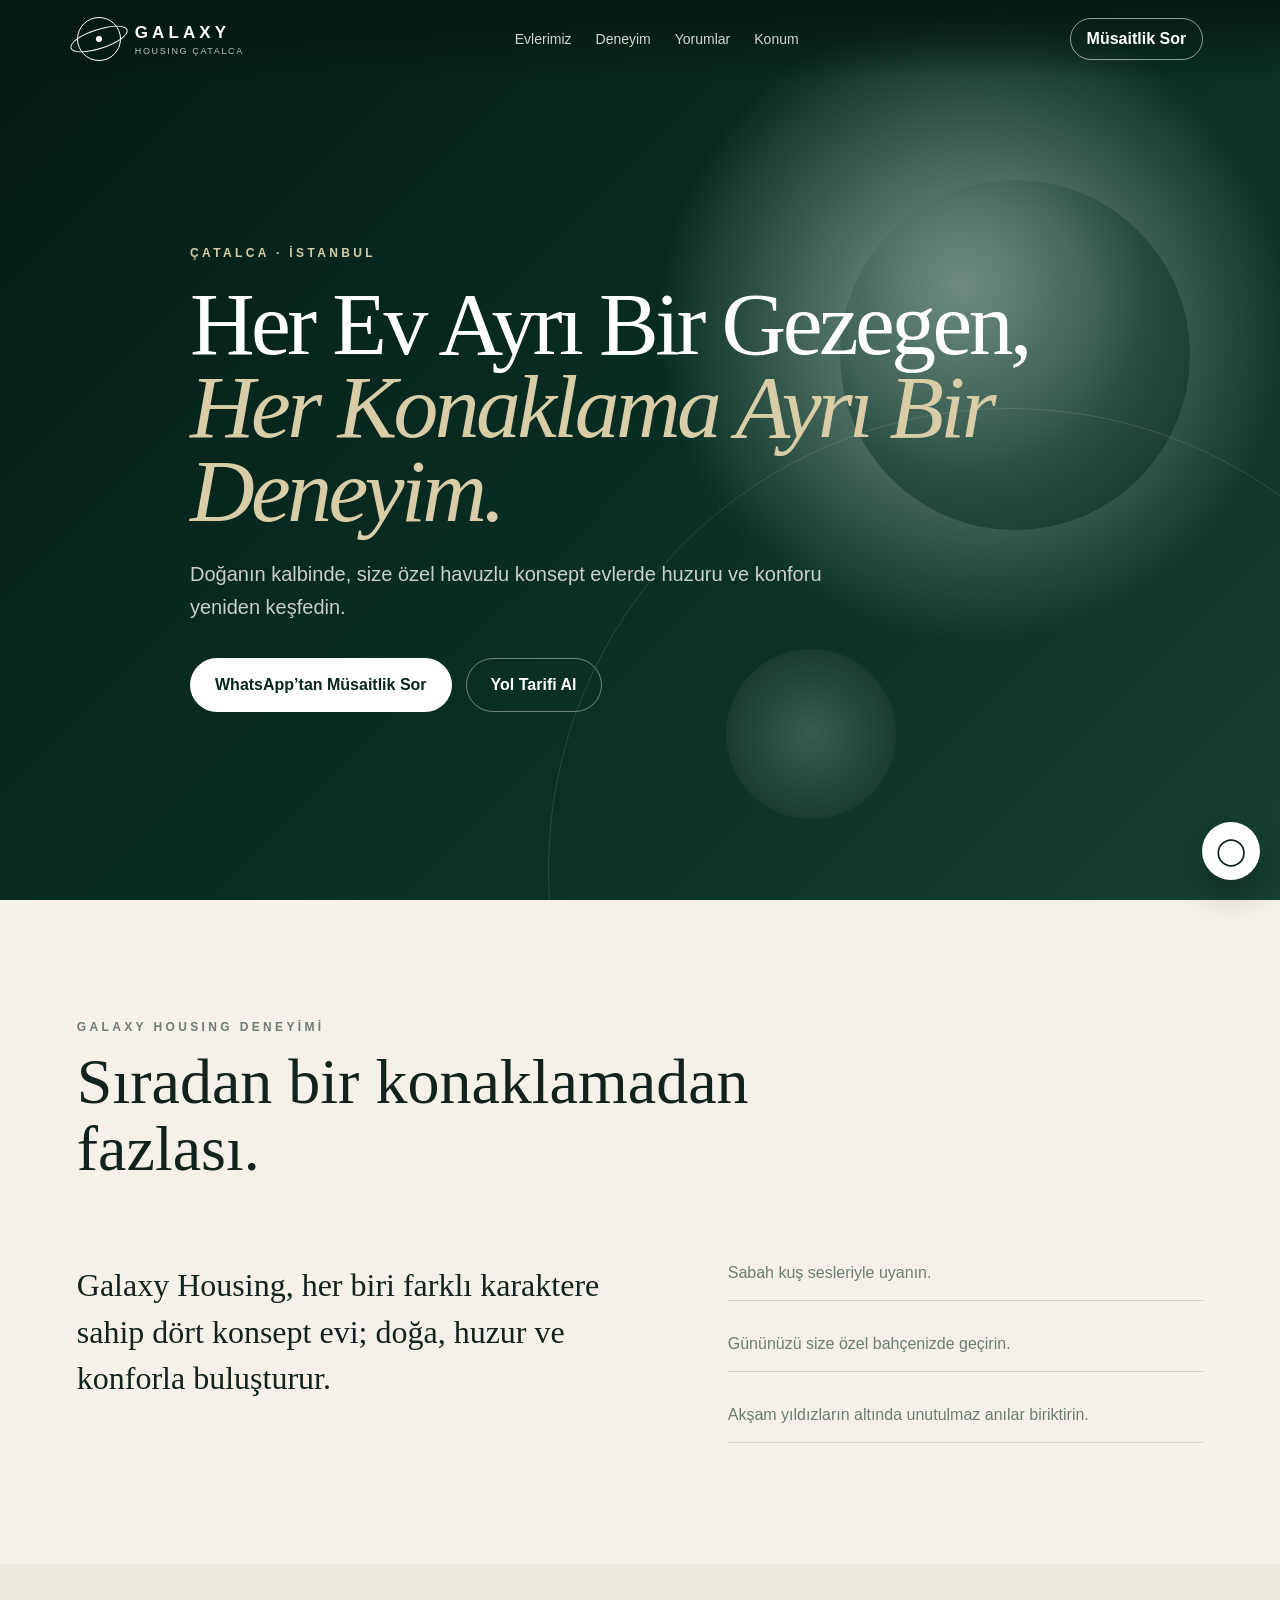
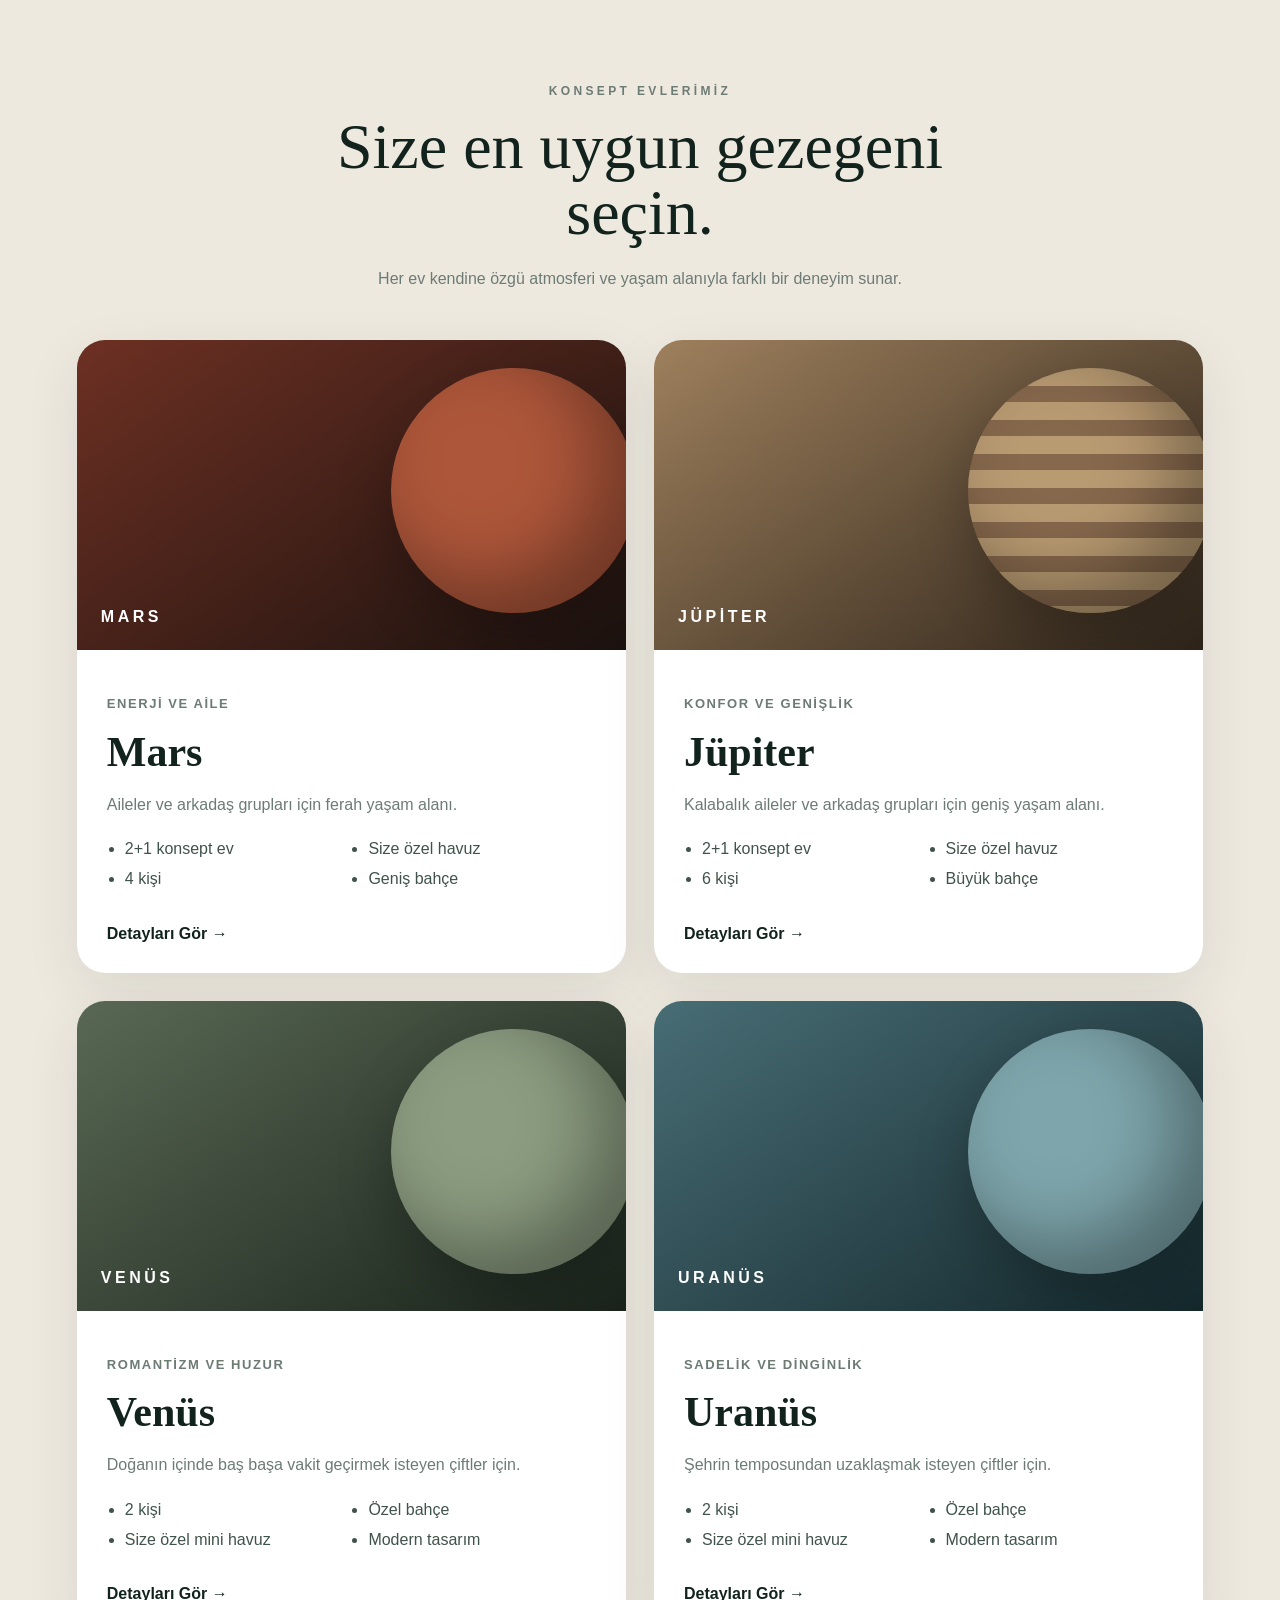
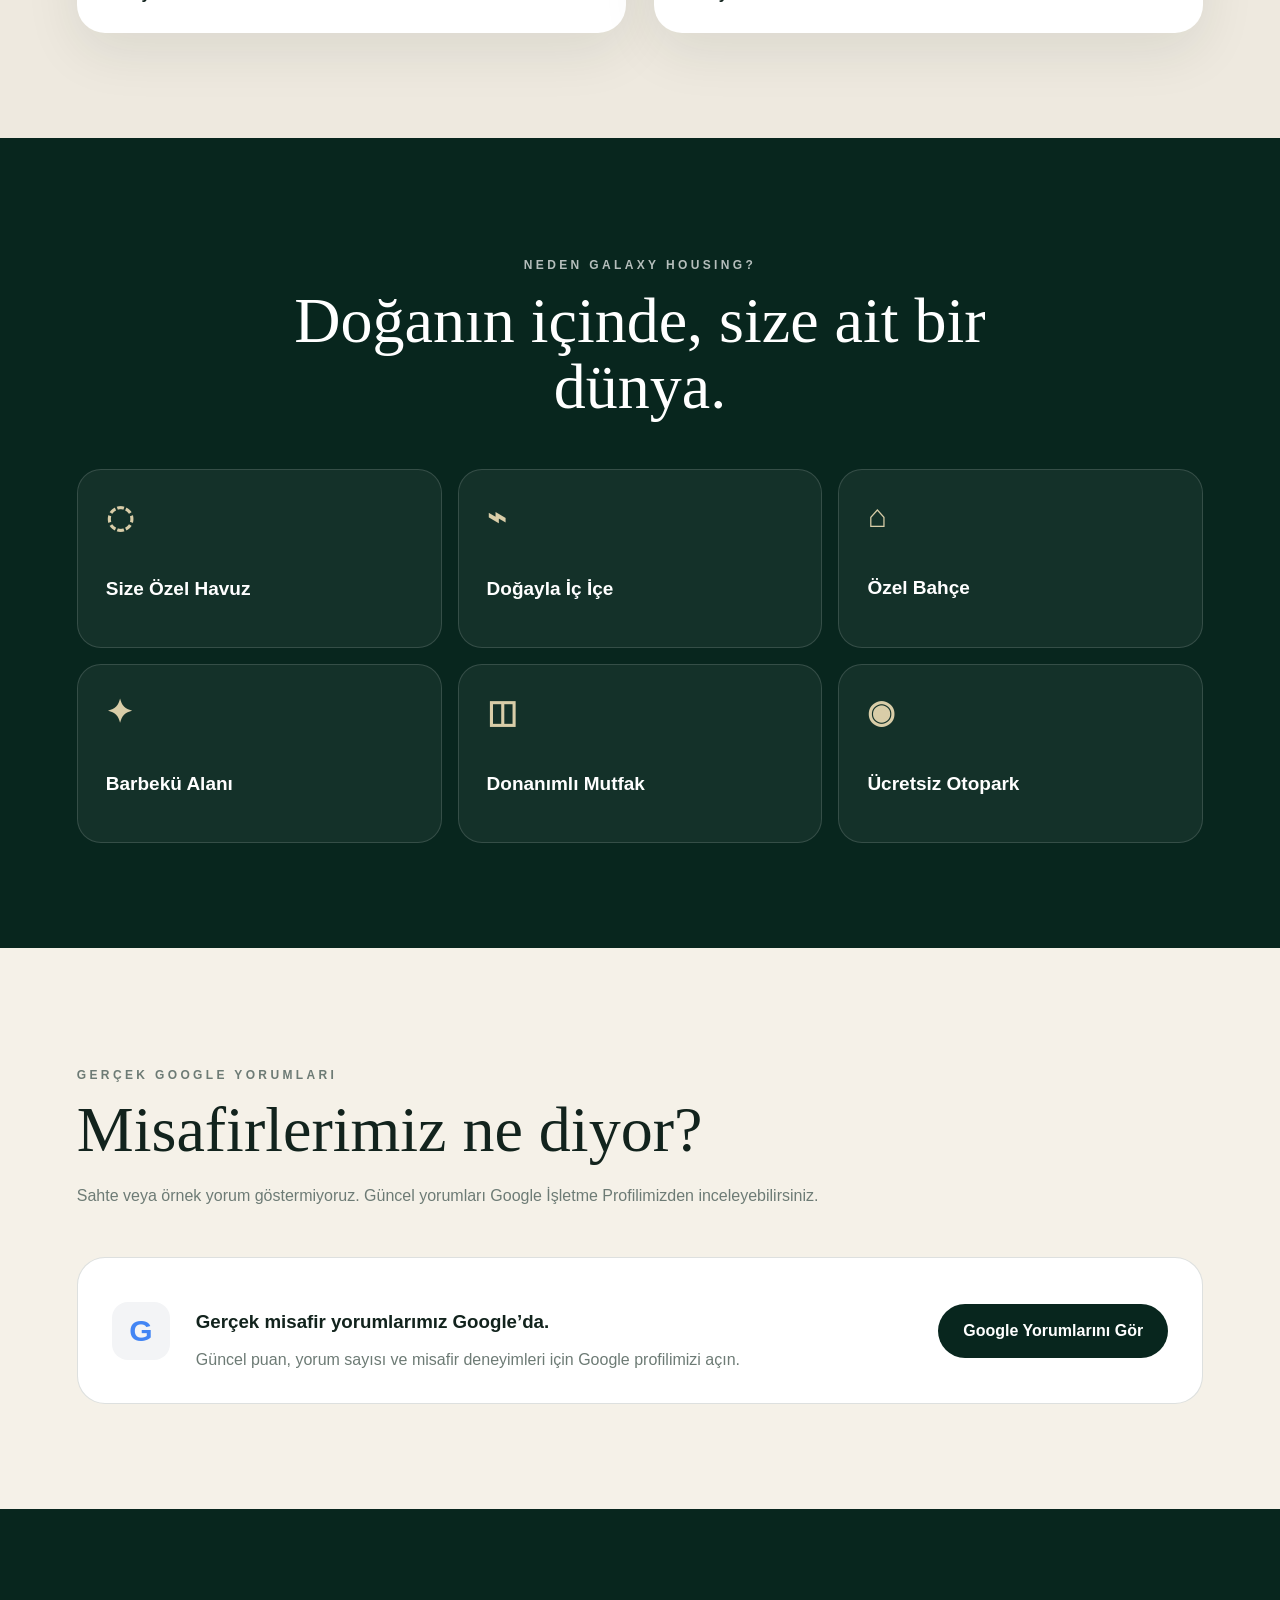
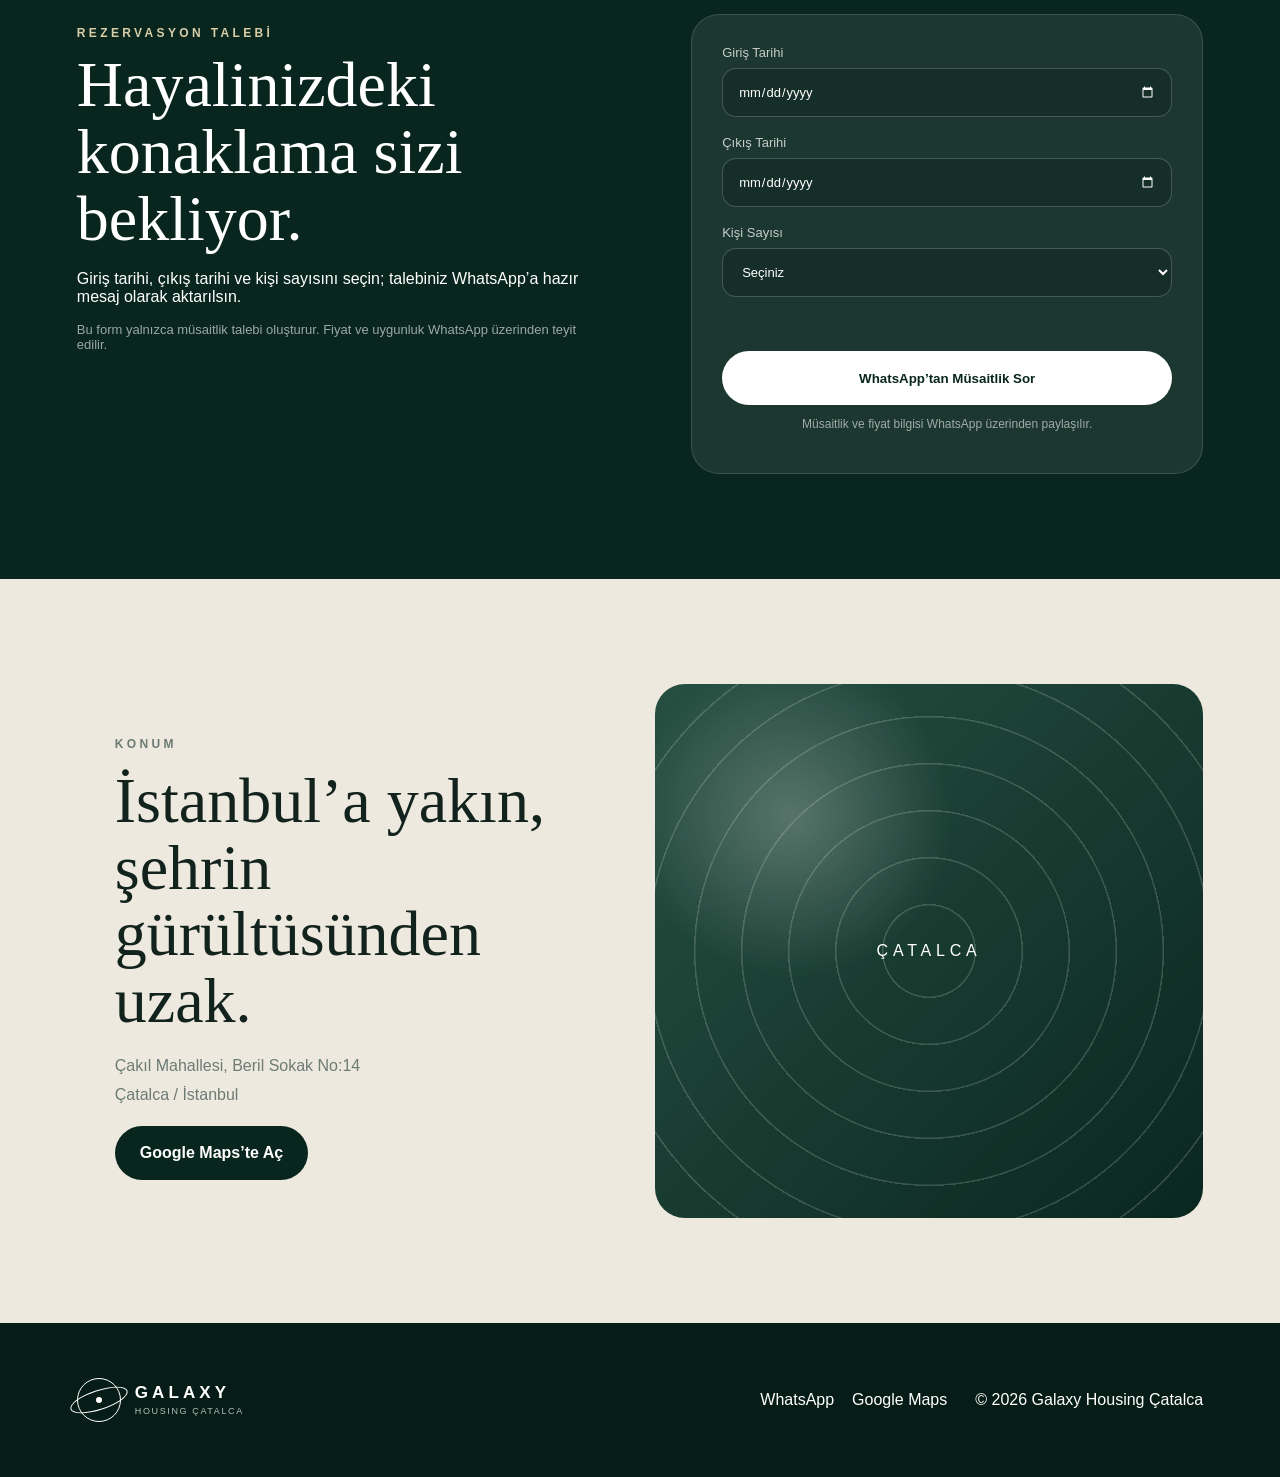
<file: galaxy-housing-final-github/index.html>
<!doctype html><html lang="tr"><head>
<meta charset="utf-8"><meta name="viewport" content="width=device-width,initial-scale=1">
<meta name="theme-color" content="#08261e">
<meta name="description" content="Galaxy Housing Çatalca: Doğanın kalbinde size özel havuzlu konsept evler.">
<title>Galaxy Housing Çatalca | Konsept Evler</title>
<link rel="stylesheet" href="assets/style.css"></head><body>

<header class="header">
  <div class="wrap header-inner">
    <a class="brand" href="index.html">
      <span class="planet-mark"><span></span></span>
      <span><strong>GALAXY</strong><small>HOUSING ÇATALCA</small></span>
    </a>
    <nav class="nav"><a href="index.html#evler">Evlerimiz</a><a href="index.html#deneyim">Deneyim</a><a href="index.html#yorumlar">Yorumlar</a><a href="index.html#konum">Konum</a></nav>
    <a class="nav-cta" href="index.html#rezervasyon">Müsaitlik Sor</a>
  </div>
</header>
<main>
<section class="hero">
  <div class="orb one"></div><div class="orb two"></div>
  <div class="wrap hero-content">
    <p class="eyebrow">ÇATALCA · İSTANBUL</p>
    <h1>Her Ev Ayrı Bir Gezegen,<br><em>Her Konaklama Ayrı Bir Deneyim.</em></h1>
    <p class="hero-copy">Doğanın kalbinde, size özel havuzlu konsept evlerde huzuru ve konforu yeniden keşfedin.</p>
    <div class="actions"><a class="btn btn-light" href="#rezervasyon">WhatsApp’tan Müsaitlik Sor</a><a class="btn btn-ghost" href="https://maps.app.goo.gl/pzRZzvZ3HExpURAX7?g_st=ic" target="_blank">Yol Tarifi Al</a></div>
  </div>
</section>

<section class="section" id="deneyim"><div class="wrap">
  <div class="section-title"><p class="eyebrow" style="color:#6d7b75">GALAXY HOUSING DENEYİMİ</p><h2>Sıradan bir konaklamadan fazlası.</h2></div>
  <div class="intro-grid"><p class="lead">Galaxy Housing, her biri farklı karaktere sahip dört konsept evi; doğa, huzur ve konforla buluşturur.</p>
  <div class="experience-list"><p>Sabah kuş sesleriyle uyanın.</p><p>Gününüzü size özel bahçenizde geçirin.</p><p>Akşam yıldızların altında unutulmaz anılar biriktirin.</p></div></div>
</div></section>

<section class="section alt" id="evler"><div class="wrap">
  <div class="section-title center"><p class="eyebrow" style="color:#6d7b75">KONSEPT EVLERİMİZ</p><h2>Size en uygun gezegeni seçin.</h2><p>Her ev kendine özgü atmosferi ve yaşam alanıyla farklı bir deneyim sunar.</p></div>
  <div class="house-grid">
    <article class="card"><div class="card-visual mars"><span>MARS</span></div><div class="card-body"><p class="theme">Enerji ve Aile</p><h3>Mars</h3><p>Aileler ve arkadaş grupları için ferah yaşam alanı.</p><ul><li>2+1 konsept ev</li><li>4 kişi</li><li>Size özel havuz</li><li>Geniş bahçe</li></ul><a class="more" href="mars.html">Detayları Gör →</a></div></article>
    <article class="card"><div class="card-visual jupiter"><span>JÜPİTER</span></div><div class="card-body"><p class="theme">Konfor ve Genişlik</p><h3>Jüpiter</h3><p>Kalabalık aileler ve arkadaş grupları için geniş yaşam alanı.</p><ul><li>2+1 konsept ev</li><li>6 kişi</li><li>Size özel havuz</li><li>Büyük bahçe</li></ul><a class="more" href="jupiter.html">Detayları Gör →</a></div></article>
    <article class="card"><div class="card-visual venus"><span>VENÜS</span></div><div class="card-body"><p class="theme">Romantizm ve Huzur</p><h3>Venüs</h3><p>Doğanın içinde baş başa vakit geçirmek isteyen çiftler için.</p><ul><li>2 kişi</li><li>Size özel mini havuz</li><li>Özel bahçe</li><li>Modern tasarım</li></ul><a class="more" href="venus.html">Detayları Gör →</a></div></article>
    <article class="card"><div class="card-visual uranus"><span>URANÜS</span></div><div class="card-body"><p class="theme">Sadelik ve Dinginlik</p><h3>Uranüs</h3><p>Şehrin temposundan uzaklaşmak isteyen çiftler için.</p><ul><li>2 kişi</li><li>Size özel mini havuz</li><li>Özel bahçe</li><li>Modern tasarım</li></ul><a class="more" href="uranus.html">Detayları Gör →</a></div></article>
  </div>
</div></section>

<section class="section dark"><div class="wrap">
  <div class="section-title center"><p class="eyebrow">NEDEN GALAXY HOUSING?</p><h2>Doğanın içinde, size ait bir dünya.</h2></div>
  <div class="feature-grid">
    <div class="feature"><b>◌</b><h3>Size Özel Havuz</h3></div><div class="feature"><b>⌁</b><h3>Doğayla İç İçe</h3></div><div class="feature"><b>⌂</b><h3>Özel Bahçe</h3></div>
    <div class="feature"><b>✦</b><h3>Barbekü Alanı</h3></div><div class="feature"><b>◫</b><h3>Donanımlı Mutfak</h3></div><div class="feature"><b>◉</b><h3>Ücretsiz Otopark</h3></div>
  </div>
</div></section>

<section class="section" id="yorumlar"><div class="wrap">
  <div class="section-title"><p class="eyebrow" style="color:#6d7b75">GERÇEK GOOGLE YORUMLARI</p><h2>Misafirlerimiz ne diyor?</h2><p>Sahte veya örnek yorum göstermiyoruz. Güncel yorumları Google İşletme Profilimizden inceleyebilirsiniz.</p></div>
  <div class="review-box"><div class="google-g">G</div><div><h3>Gerçek misafir yorumlarımız Google’da.</h3><p>Güncel puan, yorum sayısı ve misafir deneyimleri için Google profilimizi açın.</p></div><a class="btn btn-dark" href="https://maps.app.goo.gl/pzRZzvZ3HExpURAX7?g_st=ic" target="_blank">Google Yorumlarını Gör</a></div>
</div></section>

<section class="section dark" id="rezervasyon"><div class="wrap reservation">
  <div><p class="eyebrow">REZERVASYON TALEBİ</p><h2>Hayalinizdeki konaklama sizi bekliyor.</h2><p>Giriş tarihi, çıkış tarihi ve kişi sayısını seçin; talebiniz WhatsApp’a hazır mesaj olarak aktarılsın.</p><p style="color:rgba(255,255,255,.6);font-size:13px">Bu form yalnızca müsaitlik talebi oluşturur. Fiyat ve uygunluk WhatsApp üzerinden teyit edilir.</p></div>
  <form class="booking-form" id="bookingForm" novalidate>
    <label>Giriş Tarihi<input type="date" id="checkin" required></label>
    <label>Çıkış Tarihi<input type="date" id="checkout" required></label>
    <label>Kişi Sayısı<select id="guests" required><option value="">Seçiniz</option><option>1</option><option>2</option><option>3</option><option>4</option><option>5</option><option>6</option></select></label>
    <p class="form-error" id="formError"></p>
    <button class="btn btn-light full" type="submit">WhatsApp’tan Müsaitlik Sor</button>
    <p class="form-note">Müsaitlik ve fiyat bilgisi WhatsApp üzerinden paylaşılır.</p>
  </form>
</div></section>

<section class="section alt" id="konum"><div class="wrap location">
  <div class="location-card"><p class="eyebrow" style="color:#6d7b75">KONUM</p><h2>İstanbul’a yakın,<br>şehrin gürültüsünden uzak.</h2><p>Çakıl Mahallesi, Beril Sokak No:14<br>Çatalca / İstanbul</p><a class="btn btn-dark" href="https://maps.app.goo.gl/pzRZzvZ3HExpURAX7?g_st=ic" target="_blank">Google Maps’te Aç</a></div>
  <div class="map-art">ÇATALCA</div>
</div></section>
</main>

<footer><div class="wrap footer-inner">
  <a class="brand" href="index.html"><span class="planet-mark"><span></span></span><span><strong>GALAXY</strong><small>HOUSING ÇATALCA</small></span></a>
  <div class="footer-links"><a href="https://wa.me/905065450409" target="_blank">WhatsApp</a><a href="https://maps.app.goo.gl/pzRZzvZ3HExpURAX7?g_st=ic" target="_blank">Google Maps</a></div>
  <p>© 2026 Galaxy Housing Çatalca</p>
</div></footer><a class="floating" href="index.html#rezervasyon">◯</a>
<script src="assets/script.js"></script>
</body></html>
</file>
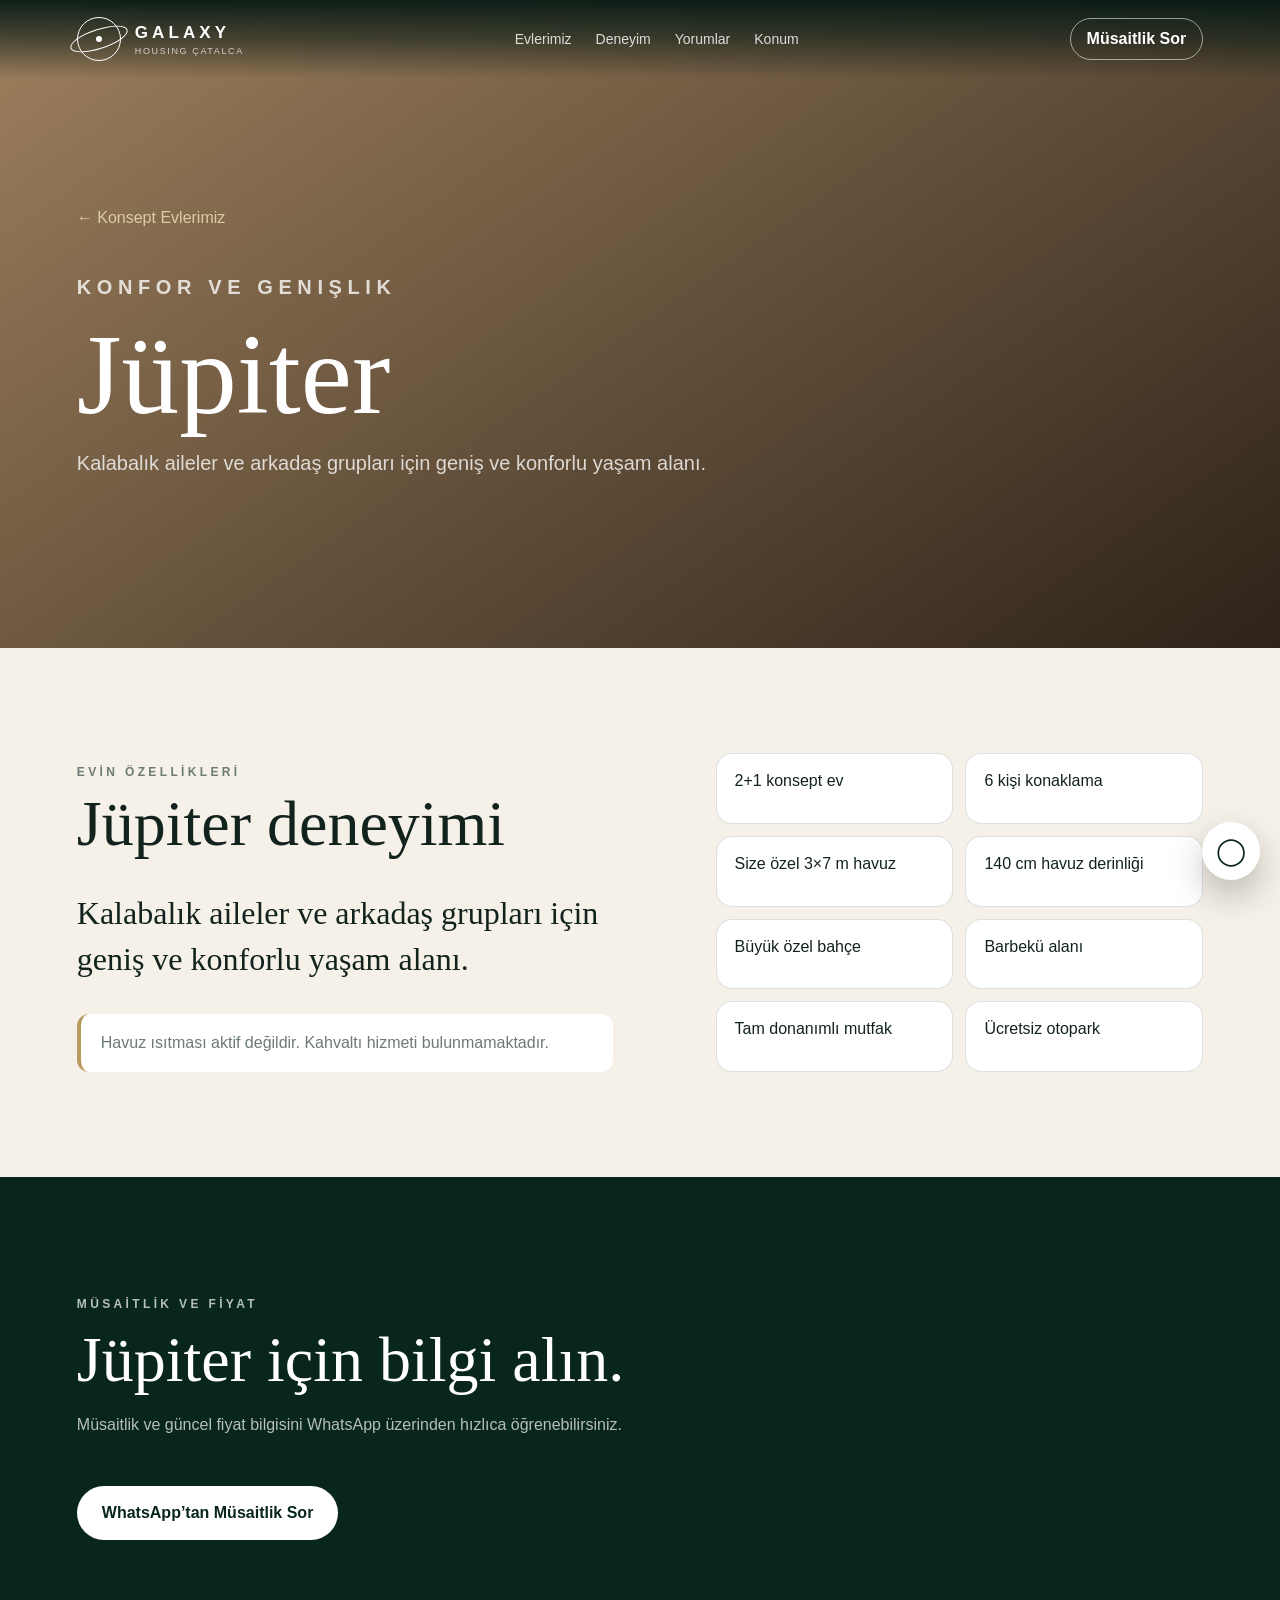
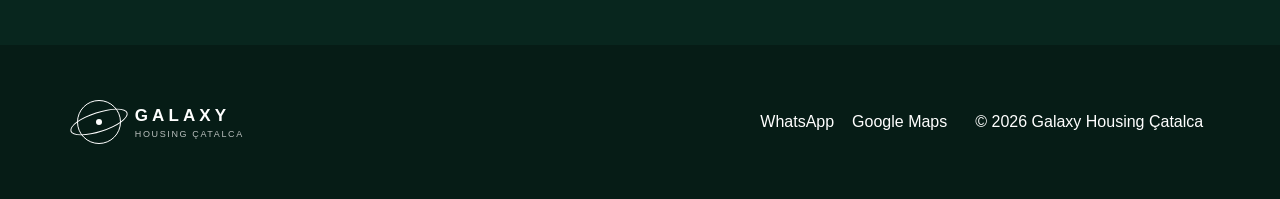
<file: galaxy-housing-final-github/jupiter.html>
<!doctype html><html lang="tr"><head>
    <meta charset="utf-8"><meta name="viewport" content="width=device-width,initial-scale=1">
    <meta name="description" content="Galaxy Housing Çatalca Jüpiter konsept evi.">
    <title>Jüpiter | Galaxy Housing Çatalca</title><link rel="stylesheet" href="assets/style.css"></head><body>
    
<header class="header">
  <div class="wrap header-inner">
    <a class="brand" href="index.html">
      <span class="planet-mark"><span></span></span>
      <span><strong>GALAXY</strong><small>HOUSING ÇATALCA</small></span>
    </a>
    <nav class="nav"><a href="index.html#evler">Evlerimiz</a><a href="index.html#deneyim">Deneyim</a><a href="index.html#yorumlar">Yorumlar</a><a href="index.html#konum">Konum</a></nav>
    <a class="nav-cta" href="index.html#rezervasyon">Müsaitlik Sor</a>
  </div>
</header>
    <section class="house-hero jupiter"><div class="wrap"><a class="back" href="index.html#evler">← Konsept Evlerimiz</a><p class="eyebrow">KONFOR VE GENIŞLIK</p><h1>Jüpiter</h1><p>Kalabalık aileler ve arkadaş grupları için geniş ve konforlu yaşam alanı.</p></div></section>
    <section class="section"><div class="wrap detail-grid">
      <div><p class="eyebrow" style="color:#6d7b75">EVİN ÖZELLİKLERİ</p><h2>Jüpiter deneyimi</h2><p class="lead">Kalabalık aileler ve arkadaş grupları için geniş ve konforlu yaşam alanı.</p><div class="notice">Havuz ısıtması aktif değildir. Kahvaltı hizmeti bulunmamaktadır.</div></div>
      <div class="detail-list"><div class='detail-item'>2+1 konsept ev</div><div class='detail-item'>6 kişi konaklama</div><div class='detail-item'>Size özel 3×7 m havuz</div><div class='detail-item'>140 cm havuz derinliği</div><div class='detail-item'>Büyük özel bahçe</div><div class='detail-item'>Barbekü alanı</div><div class='detail-item'>Tam donanımlı mutfak</div><div class='detail-item'>Ücretsiz otopark</div></div>
    </div></section>
    <section class="section dark"><div class="wrap"><div class="section-title"><p class="eyebrow">MÜSAİTLİK VE FİYAT</p><h2>Jüpiter için bilgi alın.</h2><p>Müsaitlik ve güncel fiyat bilgisini WhatsApp üzerinden hızlıca öğrenebilirsiniz.</p></div><a class="btn btn-light" href="index.html#rezervasyon">WhatsApp’tan Müsaitlik Sor</a></div></section>
    
<footer><div class="wrap footer-inner">
  <a class="brand" href="index.html"><span class="planet-mark"><span></span></span><span><strong>GALAXY</strong><small>HOUSING ÇATALCA</small></span></a>
  <div class="footer-links"><a href="https://wa.me/905065450409" target="_blank">WhatsApp</a><a href="https://maps.app.goo.gl/pzRZzvZ3HExpURAX7?g_st=ic" target="_blank">Google Maps</a></div>
  <p>© 2026 Galaxy Housing Çatalca</p>
</div></footer><a class="floating" href="index.html#rezervasyon">◯</a><script src="assets/script.js"></script></body></html>
</file>
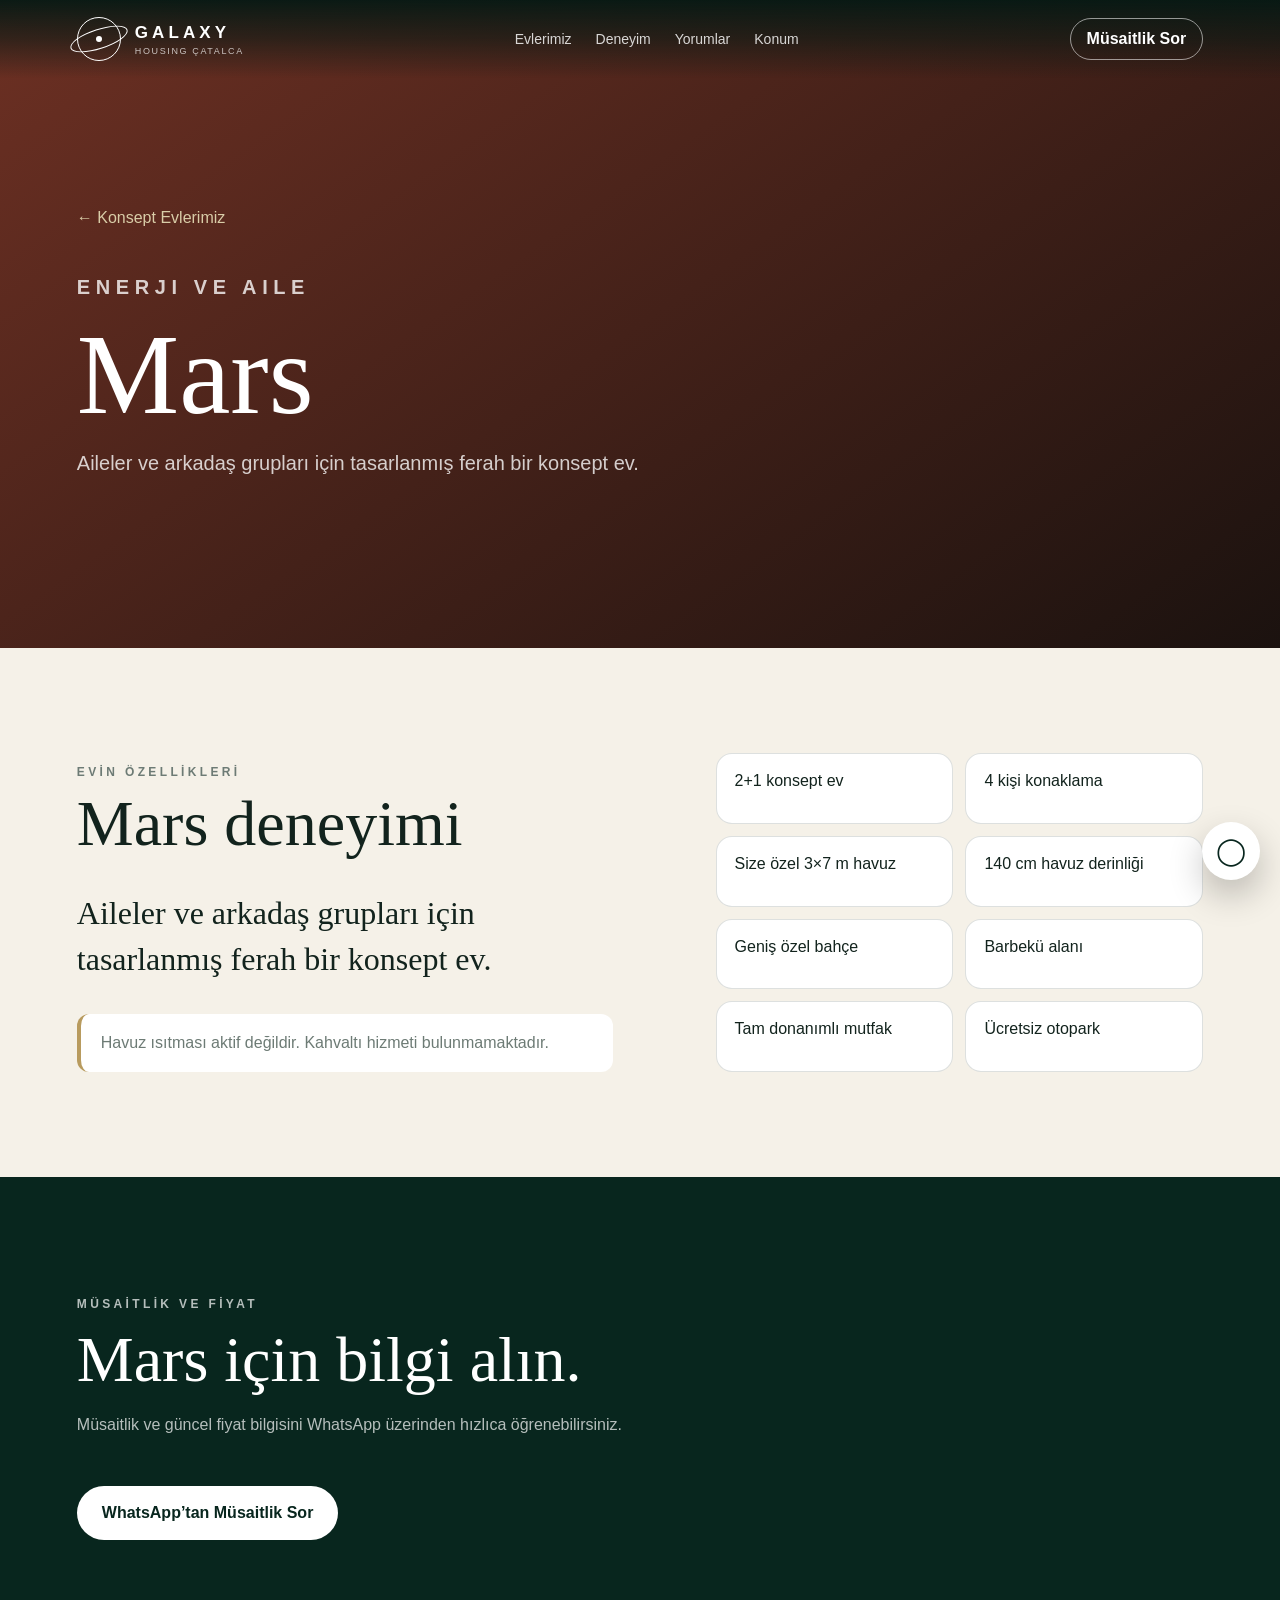
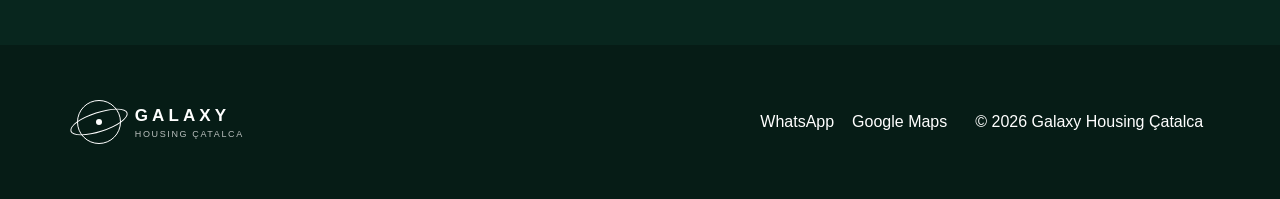
<file: galaxy-housing-final-github/mars.html>
<!doctype html><html lang="tr"><head>
    <meta charset="utf-8"><meta name="viewport" content="width=device-width,initial-scale=1">
    <meta name="description" content="Galaxy Housing Çatalca Mars konsept evi.">
    <title>Mars | Galaxy Housing Çatalca</title><link rel="stylesheet" href="assets/style.css"></head><body>
    
<header class="header">
  <div class="wrap header-inner">
    <a class="brand" href="index.html">
      <span class="planet-mark"><span></span></span>
      <span><strong>GALAXY</strong><small>HOUSING ÇATALCA</small></span>
    </a>
    <nav class="nav"><a href="index.html#evler">Evlerimiz</a><a href="index.html#deneyim">Deneyim</a><a href="index.html#yorumlar">Yorumlar</a><a href="index.html#konum">Konum</a></nav>
    <a class="nav-cta" href="index.html#rezervasyon">Müsaitlik Sor</a>
  </div>
</header>
    <section class="house-hero mars"><div class="wrap"><a class="back" href="index.html#evler">← Konsept Evlerimiz</a><p class="eyebrow">ENERJI VE AILE</p><h1>Mars</h1><p>Aileler ve arkadaş grupları için tasarlanmış ferah bir konsept ev.</p></div></section>
    <section class="section"><div class="wrap detail-grid">
      <div><p class="eyebrow" style="color:#6d7b75">EVİN ÖZELLİKLERİ</p><h2>Mars deneyimi</h2><p class="lead">Aileler ve arkadaş grupları için tasarlanmış ferah bir konsept ev.</p><div class="notice">Havuz ısıtması aktif değildir. Kahvaltı hizmeti bulunmamaktadır.</div></div>
      <div class="detail-list"><div class='detail-item'>2+1 konsept ev</div><div class='detail-item'>4 kişi konaklama</div><div class='detail-item'>Size özel 3×7 m havuz</div><div class='detail-item'>140 cm havuz derinliği</div><div class='detail-item'>Geniş özel bahçe</div><div class='detail-item'>Barbekü alanı</div><div class='detail-item'>Tam donanımlı mutfak</div><div class='detail-item'>Ücretsiz otopark</div></div>
    </div></section>
    <section class="section dark"><div class="wrap"><div class="section-title"><p class="eyebrow">MÜSAİTLİK VE FİYAT</p><h2>Mars için bilgi alın.</h2><p>Müsaitlik ve güncel fiyat bilgisini WhatsApp üzerinden hızlıca öğrenebilirsiniz.</p></div><a class="btn btn-light" href="index.html#rezervasyon">WhatsApp’tan Müsaitlik Sor</a></div></section>
    
<footer><div class="wrap footer-inner">
  <a class="brand" href="index.html"><span class="planet-mark"><span></span></span><span><strong>GALAXY</strong><small>HOUSING ÇATALCA</small></span></a>
  <div class="footer-links"><a href="https://wa.me/905065450409" target="_blank">WhatsApp</a><a href="https://maps.app.goo.gl/pzRZzvZ3HExpURAX7?g_st=ic" target="_blank">Google Maps</a></div>
  <p>© 2026 Galaxy Housing Çatalca</p>
</div></footer><a class="floating" href="index.html#rezervasyon">◯</a><script src="assets/script.js"></script></body></html>
</file>
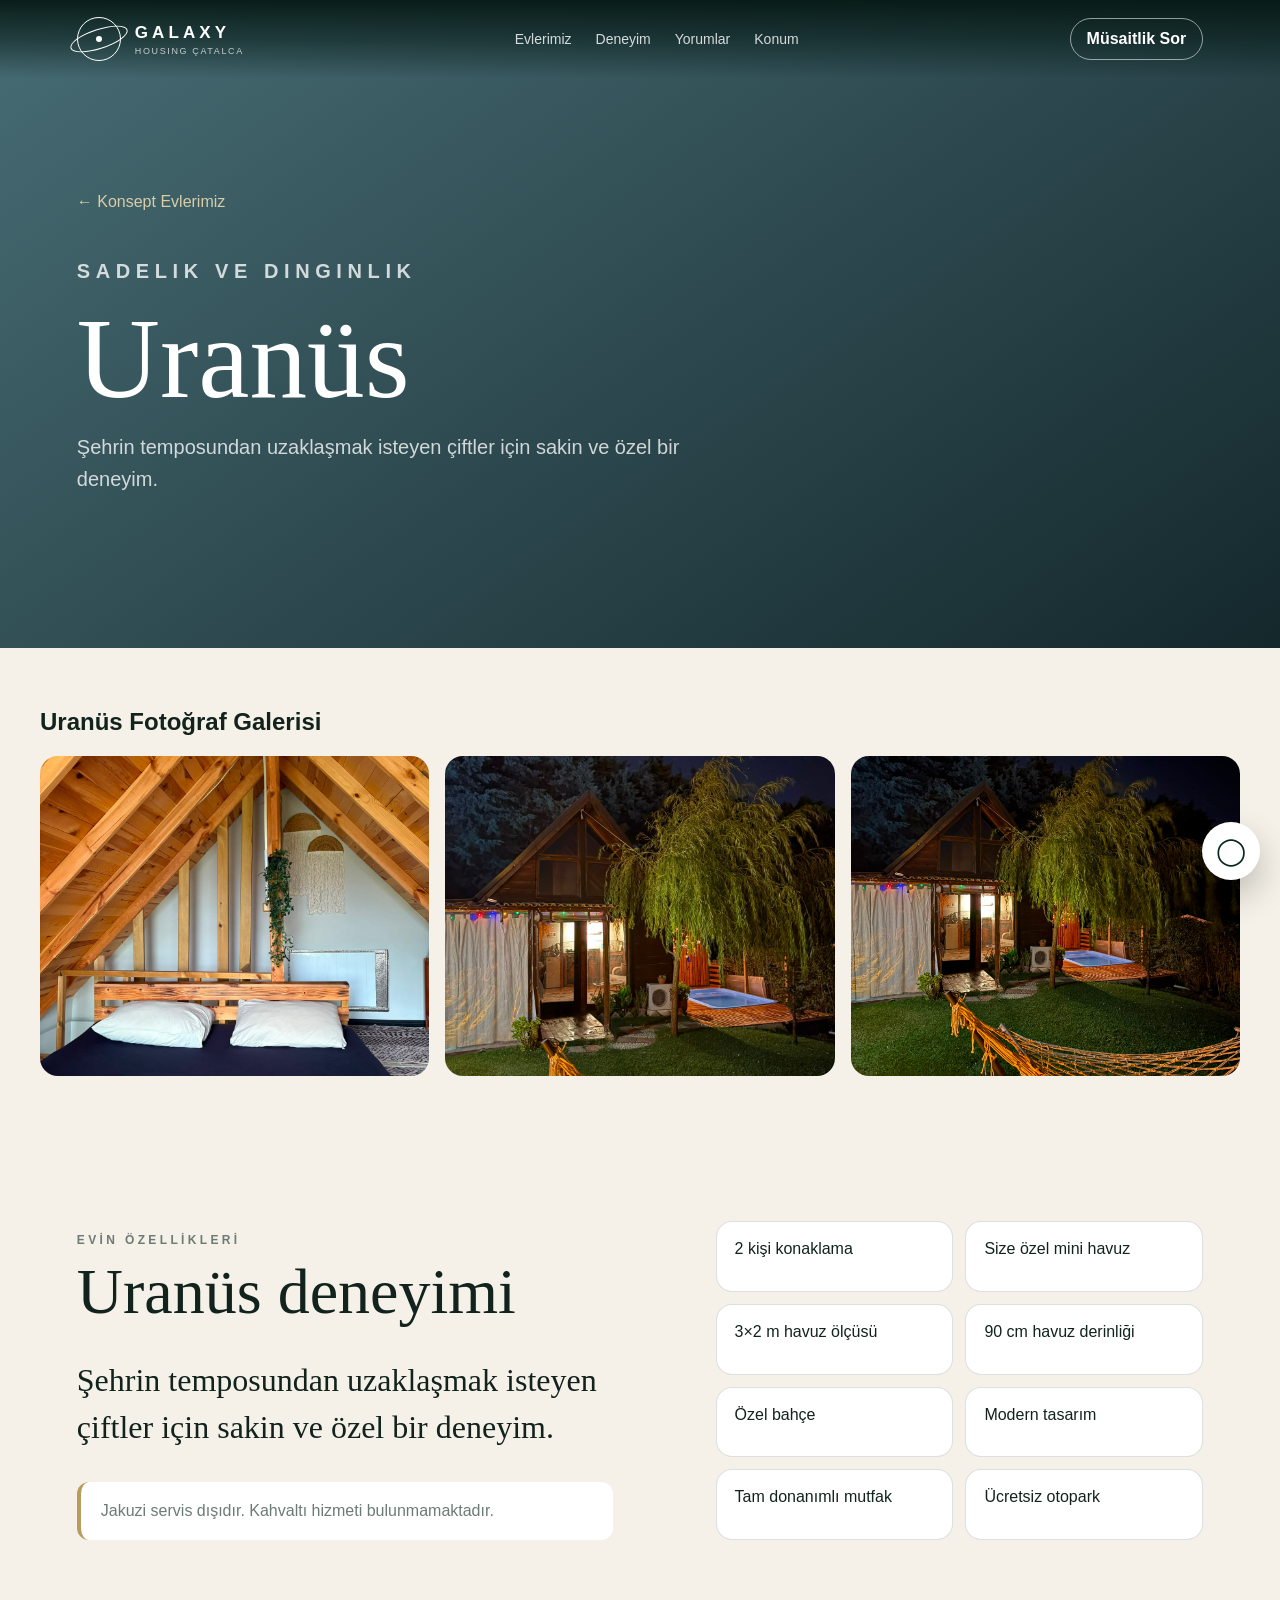
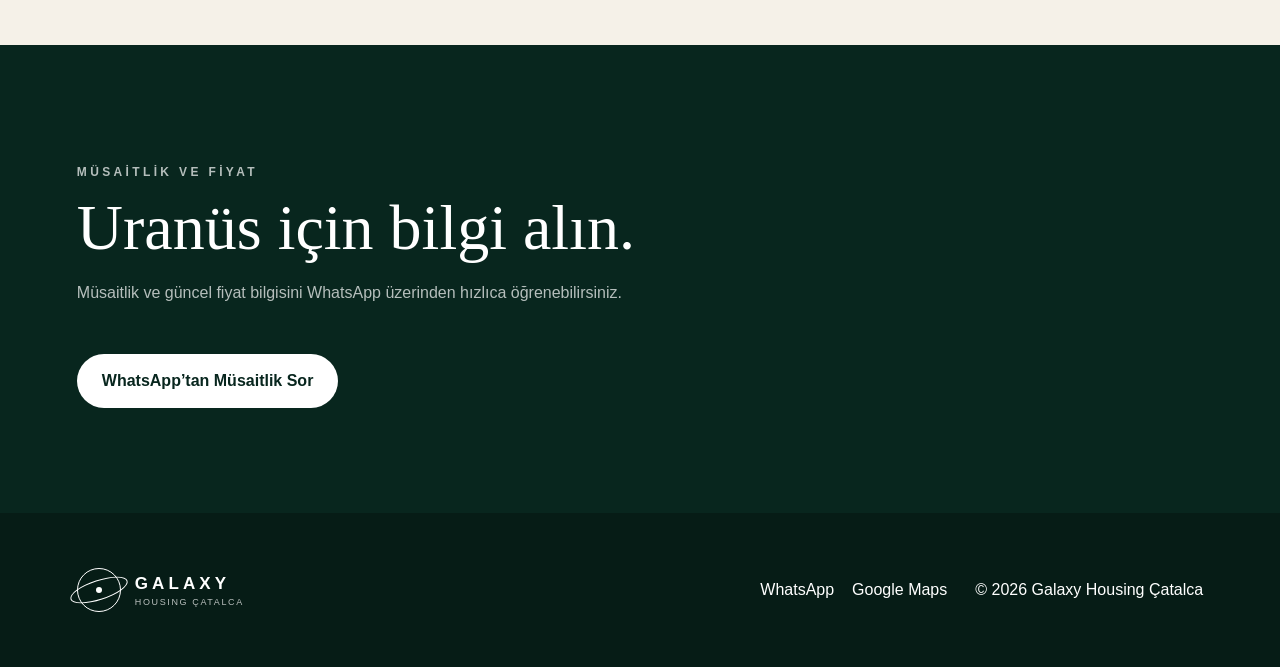
<file: galaxy-housing-final-github/uranus.html>
<!doctype html><html lang="tr"><head>
    <meta charset="utf-8"><meta name="viewport" content="width=device-width,initial-scale=1">
    <meta name="description" content="Galaxy Housing Çatalca Uranüs konsept evi.">
    <title>Uranüs | Galaxy Housing Çatalca</title><link rel="stylesheet" href="assets/style.css"></head><body>
    
<header class="header">
  <div class="wrap header-inner">
    <a class="brand" href="index.html">
      <span class="planet-mark"><span></span></span>
      <span><strong>GALAXY</strong><small>HOUSING ÇATALCA</small></span>
    </a>
    <nav class="nav"><a href="index.html#evler">Evlerimiz</a><a href="index.html#deneyim">Deneyim</a><a href="index.html#yorumlar">Yorumlar</a><a href="index.html#konum">Konum</a></nav>
    <a class="nav-cta" href="index.html#rezervasyon">Müsaitlik Sor</a>
  </div>
</header>
    <section class="house-hero uranus"><div class="wrap"><a class="back" href="index.html#evler">← Konsept Evlerimiz</a><p class="eyebrow">SADELIK VE DINGINLIK</p><h1>Uranüs</h1><p>Şehrin temposundan uzaklaşmak isteyen çiftler için sakin ve özel bir deneyim.</p></div></section>
<section style="padding:40px 20px;">
  <div style="max-width:1200px; margin:auto;">
    <h2 style="margin-bottom:20px;">Uranüs Fotoğraf Galerisi</h2>

    <div style="
      display:grid;
      grid-template-columns:repeat(auto-fit,minmax(260px,1fr));
      gap:16px;
    ">

      <img
        src="WhatsApp Image 2026-07-20 at 00.53.20.jpeg"
        alt="Galaxy Housing Çatalca Uranüs"
        style="width:100%; height:320px; object-fit:cover; border-radius:18px;"
      >

      <img
        src="WhatsApp Image 2026-07-20 at 00.53.15.jpeg"
        alt="Uranüs konsept evi"
        style="width:100%; height:320px; object-fit:cover; border-radius:18px;"
      >

      <img
        src="WhatsApp Image 2026-07-20 at 00.53.14 (3).jpeg"
        alt="Uranüs özel bahçe ve havuz"
        style="width:100%; height:320px; object-fit:cover; border-radius:18px;"
      >

    </div>
  </div>
</section>
        <section class="section"><div class="wrap detail-grid">
      <div><p class="eyebrow" style="color:#6d7b75">EVİN ÖZELLİKLERİ</p><h2>Uranüs deneyimi</h2><p class="lead">Şehrin temposundan uzaklaşmak isteyen çiftler için sakin ve özel bir deneyim.</p><div class="notice">Jakuzi servis dışıdır. Kahvaltı hizmeti bulunmamaktadır.</div></div>
      <div class="detail-list"><div class='detail-item'>2 kişi konaklama</div><div class='detail-item'>Size özel mini havuz</div><div class='detail-item'>3×2 m havuz ölçüsü</div><div class='detail-item'>90 cm havuz derinliği</div><div class='detail-item'>Özel bahçe</div><div class='detail-item'>Modern tasarım</div><div class='detail-item'>Tam donanımlı mutfak</div><div class='detail-item'>Ücretsiz otopark</div></div>
    </div></section>
    <section class="section dark"><div class="wrap"><div class="section-title"><p class="eyebrow">MÜSAİTLİK VE FİYAT</p><h2>Uranüs için bilgi alın.</h2><p>Müsaitlik ve güncel fiyat bilgisini WhatsApp üzerinden hızlıca öğrenebilirsiniz.</p></div><a class="btn btn-light" href="index.html#rezervasyon">WhatsApp’tan Müsaitlik Sor</a></div></section>
    
<footer><div class="wrap footer-inner">
  <a class="brand" href="index.html"><span class="planet-mark"><span></span></span><span><strong>GALAXY</strong><small>HOUSING ÇATALCA</small></span></a>
  <div class="footer-links"><a href="https://wa.me/905065450409" target="_blank">WhatsApp</a><a href="https://maps.app.goo.gl/pzRZzvZ3HExpURAX7?g_st=ic" target="_blank">Google Maps</a></div>
  <p>© 2026 Galaxy Housing Çatalca</p>
</div></footer><a class="floating" href="index.html#rezervasyon">◯</a><script src="assets/script.js"></script></body></html>
</file>
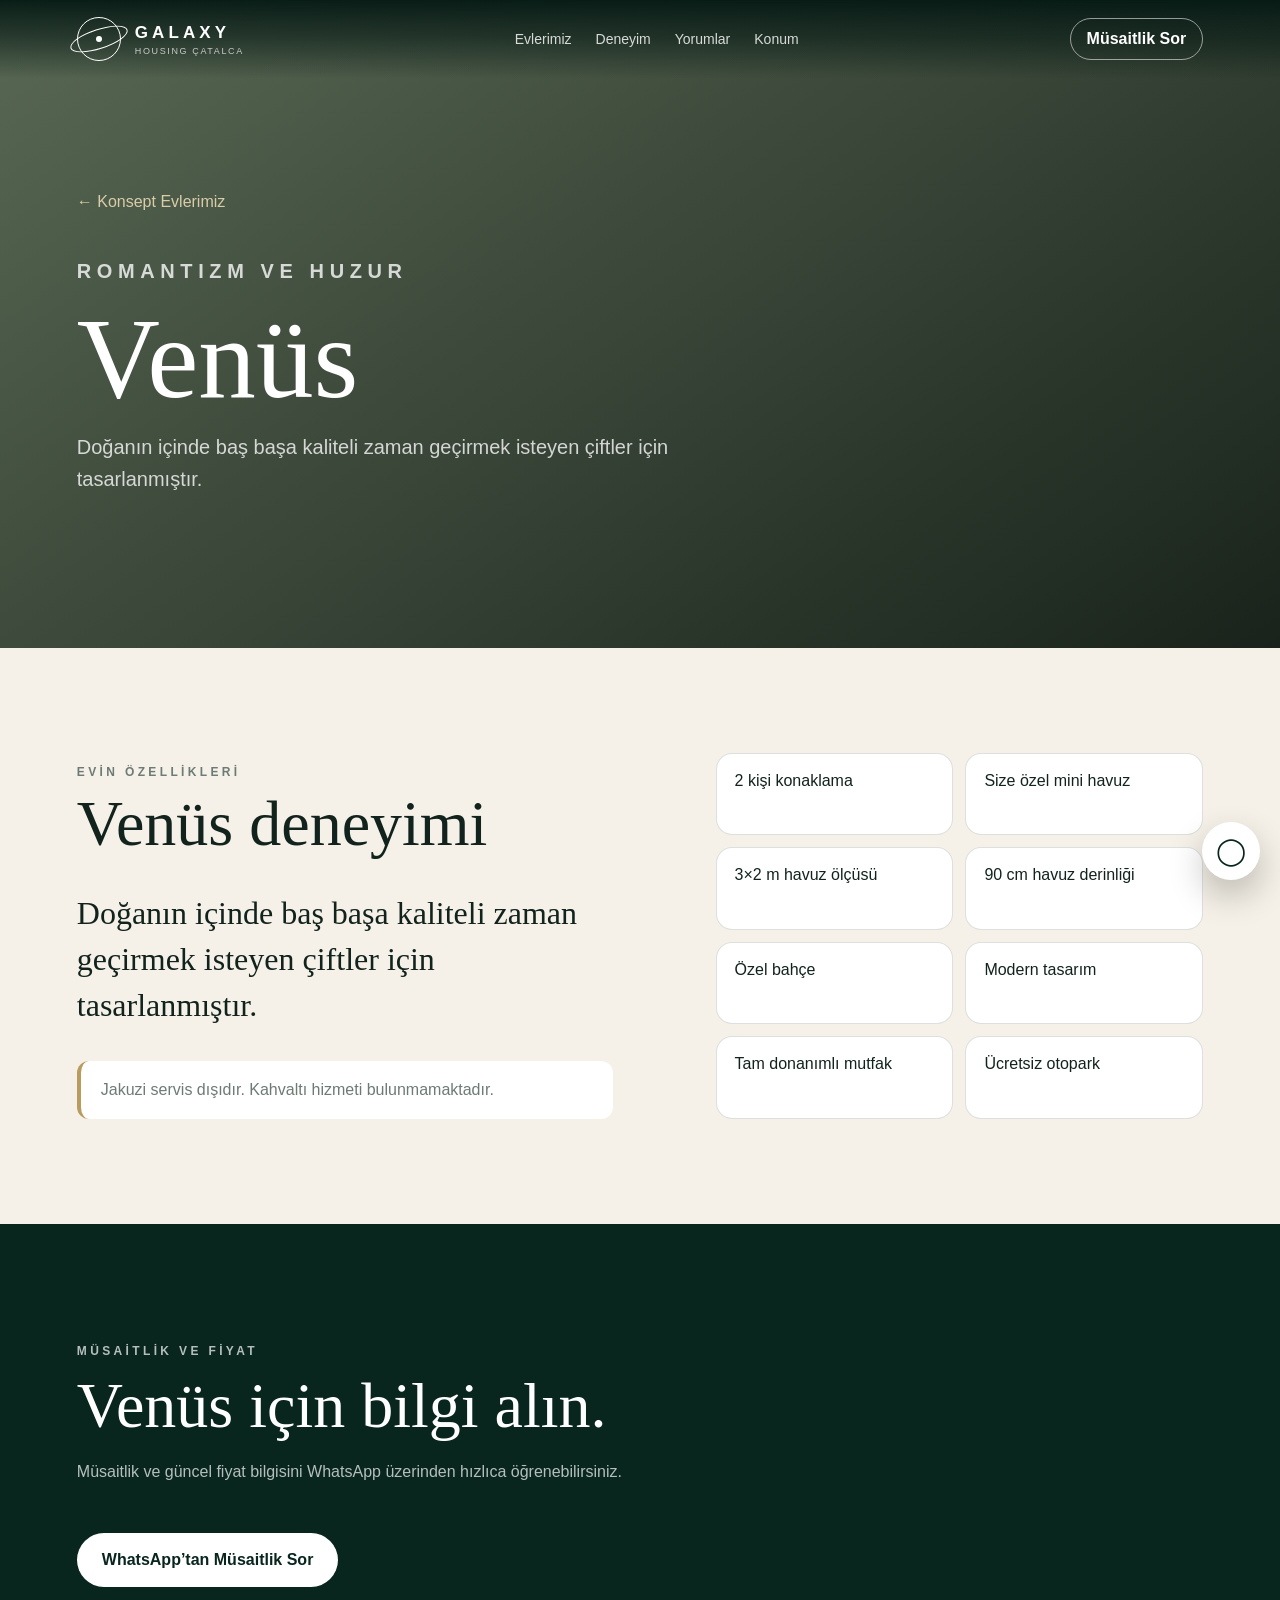
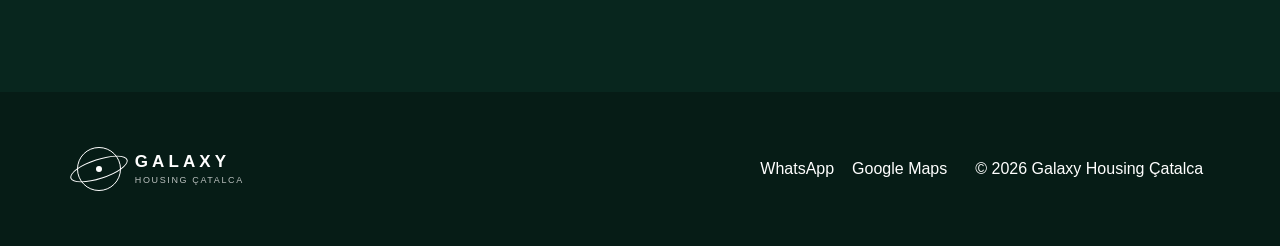
<file: galaxy-housing-final-github/venus.html>
<!doctype html><html lang="tr"><head>
    <meta charset="utf-8"><meta name="viewport" content="width=device-width,initial-scale=1">
    <meta name="description" content="Galaxy Housing Çatalca Venüs konsept evi.">
    <title>Venüs | Galaxy Housing Çatalca</title><link rel="stylesheet" href="assets/style.css"></head><body>
    
<header class="header">
  <div class="wrap header-inner">
    <a class="brand" href="index.html">
      <span class="planet-mark"><span></span></span>
      <span><strong>GALAXY</strong><small>HOUSING ÇATALCA</small></span>
    </a>
    <nav class="nav"><a href="index.html#evler">Evlerimiz</a><a href="index.html#deneyim">Deneyim</a><a href="index.html#yorumlar">Yorumlar</a><a href="index.html#konum">Konum</a></nav>
    <a class="nav-cta" href="index.html#rezervasyon">Müsaitlik Sor</a>
  </div>
</header>
    <section class="house-hero venus"><div class="wrap"><a class="back" href="index.html#evler">← Konsept Evlerimiz</a><p class="eyebrow">ROMANTIZM VE HUZUR</p><h1>Venüs</h1><p>Doğanın içinde baş başa kaliteli zaman geçirmek isteyen çiftler için tasarlanmıştır.</p></div></section>
    <section class="section"><div class="wrap detail-grid">
      <div><p class="eyebrow" style="color:#6d7b75">EVİN ÖZELLİKLERİ</p><h2>Venüs deneyimi</h2><p class="lead">Doğanın içinde baş başa kaliteli zaman geçirmek isteyen çiftler için tasarlanmıştır.</p><div class="notice">Jakuzi servis dışıdır. Kahvaltı hizmeti bulunmamaktadır.</div></div>
      <div class="detail-list"><div class='detail-item'>2 kişi konaklama</div><div class='detail-item'>Size özel mini havuz</div><div class='detail-item'>3×2 m havuz ölçüsü</div><div class='detail-item'>90 cm havuz derinliği</div><div class='detail-item'>Özel bahçe</div><div class='detail-item'>Modern tasarım</div><div class='detail-item'>Tam donanımlı mutfak</div><div class='detail-item'>Ücretsiz otopark</div></div>
    </div></section>
    <section class="section dark"><div class="wrap"><div class="section-title"><p class="eyebrow">MÜSAİTLİK VE FİYAT</p><h2>Venüs için bilgi alın.</h2><p>Müsaitlik ve güncel fiyat bilgisini WhatsApp üzerinden hızlıca öğrenebilirsiniz.</p></div><a class="btn btn-light" href="index.html#rezervasyon">WhatsApp’tan Müsaitlik Sor</a></div></section>
    
<footer><div class="wrap footer-inner">
  <a class="brand" href="index.html"><span class="planet-mark"><span></span></span><span><strong>GALAXY</strong><small>HOUSING ÇATALCA</small></span></a>
  <div class="footer-links"><a href="https://wa.me/905065450409" target="_blank">WhatsApp</a><a href="https://maps.app.goo.gl/pzRZzvZ3HExpURAX7?g_st=ic" target="_blank">Google Maps</a></div>
  <p>© 2026 Galaxy Housing Çatalca</p>
</div></footer><a class="floating" href="index.html#rezervasyon">◯</a><script src="assets/script.js"></script></body></html>
</file>
<file: galaxy-housing-final-github/assets/style.css>
:root{
  --green:#08261e; --green2:#123b30; --ivory:#f5f1e8; --gold:#b89b5e;
  --ink:#12231d; --muted:#6d7b75; --line:rgba(18,35,29,.14); --white:#fff;
}
*{box-sizing:border-box}
html{scroll-behavior:smooth}
body{margin:0;background:var(--ivory);color:var(--ink);font-family:Arial,Helvetica,sans-serif}
a{color:inherit;text-decoration:none}
img{max-width:100%;display:block}
.wrap{width:min(1180px,88vw);margin:auto}
.header{
  position:fixed;z-index:50;top:0;left:0;right:0;height:78px;display:flex;align-items:center;
  background:linear-gradient(180deg,rgba(5,25,20,.94),rgba(5,25,20,.55),transparent);
  color:#fff
}
.header-inner{display:flex;align-items:center;justify-content:space-between}
.brand{display:flex;align-items:center;gap:14px}
.brand strong{display:block;letter-spacing:.24em;font-size:17px}
.brand small{display:block;letter-spacing:.18em;font-size:9px;opacity:.72;margin-top:3px}
.planet-mark{width:44px;height:44px;border:1.6px solid currentColor;border-radius:50%;display:grid;place-items:center;position:relative}
.planet-mark:after{content:"";position:absolute;width:58px;height:18px;border:1.4px solid currentColor;border-radius:50%;transform:rotate(-18deg)}
.planet-mark span{width:6px;height:6px;border-radius:50%;background:currentColor}
.nav{display:flex;gap:24px;font-size:14px}
.nav a{opacity:.82}
.nav-cta{border:1px solid rgba(255,255,255,.55);padding:11px 16px;border-radius:999px;font-weight:700}
.hero{
  min-height:100svh;color:#fff;position:relative;overflow:hidden;display:flex;align-items:center;
  background:radial-gradient(circle at 76% 36%,#547668 0 11%,transparent 28%),linear-gradient(135deg,#031b14,#0a3025 58%,#173f33);
  padding:120px 0 74px
}
.hero:after{content:"";position:absolute;right:-15%;bottom:-48%;width:72vw;height:72vw;border:1px solid rgba(255,255,255,.12);border-radius:50%}
.orb{position:absolute;border-radius:50%;opacity:.6}
.orb.one{width:350px;height:350px;right:7%;top:20%;background:radial-gradient(circle at 35% 30%,#7f9c90,#163c31 55%,#08261e)}
.orb.two{width:170px;height:170px;right:30%;bottom:9%;background:radial-gradient(circle,#54786a,#0c2a22)}
.hero-content{position:relative;z-index:2;max-width:900px}
.eyebrow{letter-spacing:.28em;font-size:12px;font-weight:700;color:#d9cda8}
.hero h1,.section h2,.house-hero h1{font-family:Georgia,"Times New Roman",serif;font-weight:500}
.hero h1{font-size:clamp(48px,7vw,100px);line-height:.93;letter-spacing:-.04em;margin:22px 0 26px}
.hero h1 em{color:#d9cda8}
.hero-copy{max-width:650px;font-size:20px;line-height:1.65;color:rgba(255,255,255,.78)}
.actions{display:flex;gap:14px;flex-wrap:wrap;margin-top:34px}
.btn{display:inline-flex;align-items:center;justify-content:center;min-height:54px;padding:0 24px;border-radius:999px;font-weight:700;border:1px solid transparent}
.btn-light{background:#fff;color:var(--green)}
.btn-ghost{border-color:rgba(255,255,255,.42);color:#fff}
.btn-dark{background:var(--green);color:#fff}
.section{padding:105px 0}
.section.alt{background:#eee9df}
.section.dark{background:var(--green);color:#fff}
.section-title{max-width:760px;margin-bottom:48px}
.section-title.center{text-align:center;margin-left:auto;margin-right:auto}
.section h2{font-size:clamp(38px,5vw,66px);line-height:1.04;margin:12px 0 18px}
.section-title p{color:var(--muted);line-height:1.7}
.dark .section-title p{color:rgba(255,255,255,.7)}
.intro-grid{display:grid;grid-template-columns:1.1fr 1fr;gap:10vw}
.lead{font-family:Georgia,"Times New Roman",serif;font-size:32px;line-height:1.45}
.experience-list p{padding:18px 0;border-bottom:1px solid var(--line);color:var(--muted)}
.house-grid{display:grid;grid-template-columns:repeat(2,1fr);gap:28px}
.card{background:#fff;border-radius:28px;overflow:hidden;box-shadow:0 18px 55px rgba(25,45,38,.09)}
.card-visual{height:310px;position:relative;display:flex;align-items:flex-end;padding:24px;color:#fff;overflow:hidden}
.card-visual:before{content:"";position:absolute;width:245px;height:245px;border-radius:50%;right:-10px;top:28px;box-shadow:inset -35px -30px 70px rgba(0,0,0,.35),0 20px 55px rgba(0,0,0,.24)}
.card-visual span{position:relative;z-index:2;letter-spacing:.22em;font-weight:700}
.mars{background:linear-gradient(145deg,#6d3023,#1b120f)}.mars:before{background:#ad563a}
.jupiter{background:linear-gradient(145deg,#9e805d,#2d2319)}.jupiter:before{background:repeating-linear-gradient(#b99b72 0 18px,#86684c 18px 34px)}
.venus{background:linear-gradient(145deg,#596854,#19231b)}.venus:before{background:#8b9c80}
.uranus{background:linear-gradient(145deg,#486d75,#14282c)}.uranus:before{background:#7da5ab}
.card-body{padding:30px}
.theme{color:var(--gold);font-size:13px;letter-spacing:.12em;font-weight:700;text-transform:uppercase}
.card h3{font-family:Georgia,"Times New Roman",serif;font-size:42px;margin:6px 0 10px}
.card p{color:var(--muted);line-height:1.65}
.card ul{columns:2;padding-left:18px;line-height:1.9;color:#40534b}
.card .more{display:inline-block;margin-top:14px;font-weight:700}
.feature-grid{display:grid;grid-template-columns:repeat(3,1fr);gap:16px}
.feature{min-height:170px;border:1px solid rgba(255,255,255,.14);border-radius:24px;padding:28px;background:rgba(255,255,255,.05)}
.feature b{font-size:32px;color:#d9cda8}
.feature h3{margin-top:42px;font-size:19px}
.review-box{border:1px solid var(--line);border-radius:28px;padding:34px;display:grid;grid-template-columns:auto 1fr auto;gap:26px;align-items:center;background:#fff}
.google-g{width:58px;height:58px;border-radius:16px;background:#f3f4f6;display:grid;place-items:center;font-size:30px;font-weight:700;color:#4285f4}
.review-box p{color:var(--muted);margin:7px 0 0}
.reservation{display:grid;grid-template-columns:1fr 1fr;gap:8vw}
.booking-form{background:rgba(255,255,255,.08);border:1px solid rgba(255,255,255,.14);padding:30px;border-radius:28px}
.booking-form label{display:block;font-size:13px;margin-bottom:18px;color:rgba(255,255,255,.75)}
input,select{width:100%;margin-top:8px;border:1px solid rgba(255,255,255,.2);background:rgba(0,0,0,.15);color:#fff;border-radius:14px;padding:15px;font:inherit;color-scheme:dark}
.full{width:100%}
.form-error{min-height:20px;color:#ffd3c8}
.form-note{font-size:12px;color:rgba(255,255,255,.58);text-align:center}
.location{display:grid;grid-template-columns:1fr 1fr;gap:30px}
.location-card{padding:38px}
.location-card p{color:var(--muted);line-height:1.8}
.map-art{min-height:410px;border-radius:30px;background:radial-gradient(circle at 25% 25%,rgba(255,255,255,.25),transparent 28%),repeating-radial-gradient(circle at 50% 50%,transparent 0 45px,rgba(255,255,255,.17) 46px 47px),linear-gradient(135deg,#264f42,#0a271f);display:grid;place-items:center;color:#fff;letter-spacing:.3em}
footer{padding:52px 0;background:#061c16;color:#fff}
.footer-inner{display:grid;grid-template-columns:1fr auto auto;align-items:center;gap:28px}
.footer-links{display:flex;gap:18px;flex-wrap:wrap}
.floating{position:fixed;z-index:60;right:20px;bottom:20px;width:58px;height:58px;border-radius:50%;background:#fff;color:var(--green);display:grid;place-items:center;font-size:27px;box-shadow:0 15px 35px rgba(0,0,0,.24)}
.house-hero{min-height:72vh;padding:130px 0 70px;color:#fff;display:flex;align-items:end;position:relative;overflow:hidden}
.house-hero h1{font-size:clamp(60px,9vw,126px);margin:0;line-height:.9}
.house-hero p{max-width:650px;font-size:20px;line-height:1.6;color:rgba(255,255,255,.78)}
.detail-grid{display:grid;grid-template-columns:1.1fr 1fr;gap:8vw}
.detail-list{display:grid;grid-template-columns:repeat(2,1fr);gap:12px}
.detail-item{padding:18px;border:1px solid var(--line);border-radius:16px;background:#fff}
.notice{padding:20px;border-left:4px solid var(--gold);background:#fff;border-radius:12px;color:var(--muted)}
.back{display:inline-block;margin-bottom:24px;color:#d9cda8}
@media(max-width:850px){
  .nav{display:none}.header{height:72px}.nav-cta{font-size:12px;padding:10px 13px}
  .brand strong{font-size:14px}.planet-mark{width:38px;height:38px}.planet-mark:after{width:49px}
  .hero h1{font-size:52px}.hero-copy{font-size:17px}.orb.one{width:250px;height:250px;right:-16%}
  .section{padding:78px 0}.intro-grid,.reservation,.location,.detail-grid{grid-template-columns:1fr}
  .house-grid{grid-template-columns:1fr}.feature-grid{grid-template-columns:repeat(2,1fr)}
  .review-box{grid-template-columns:1fr}.review-box .btn{justify-self:start}
  .footer-inner{grid-template-columns:1fr}.map-art{min-height:290px}
}
@media(max-width:520px){
  .hero h1{font-size:43px}.actions .btn{width:100%}.card ul{columns:1}
  .feature-grid{grid-template-columns:1fr}.feature{min-height:130px}.feature h3{margin-top:24px}
  .section h2{font-size:42px}.review-box{padding:24px}.detail-list{grid-template-columns:1fr}
}
</file>
